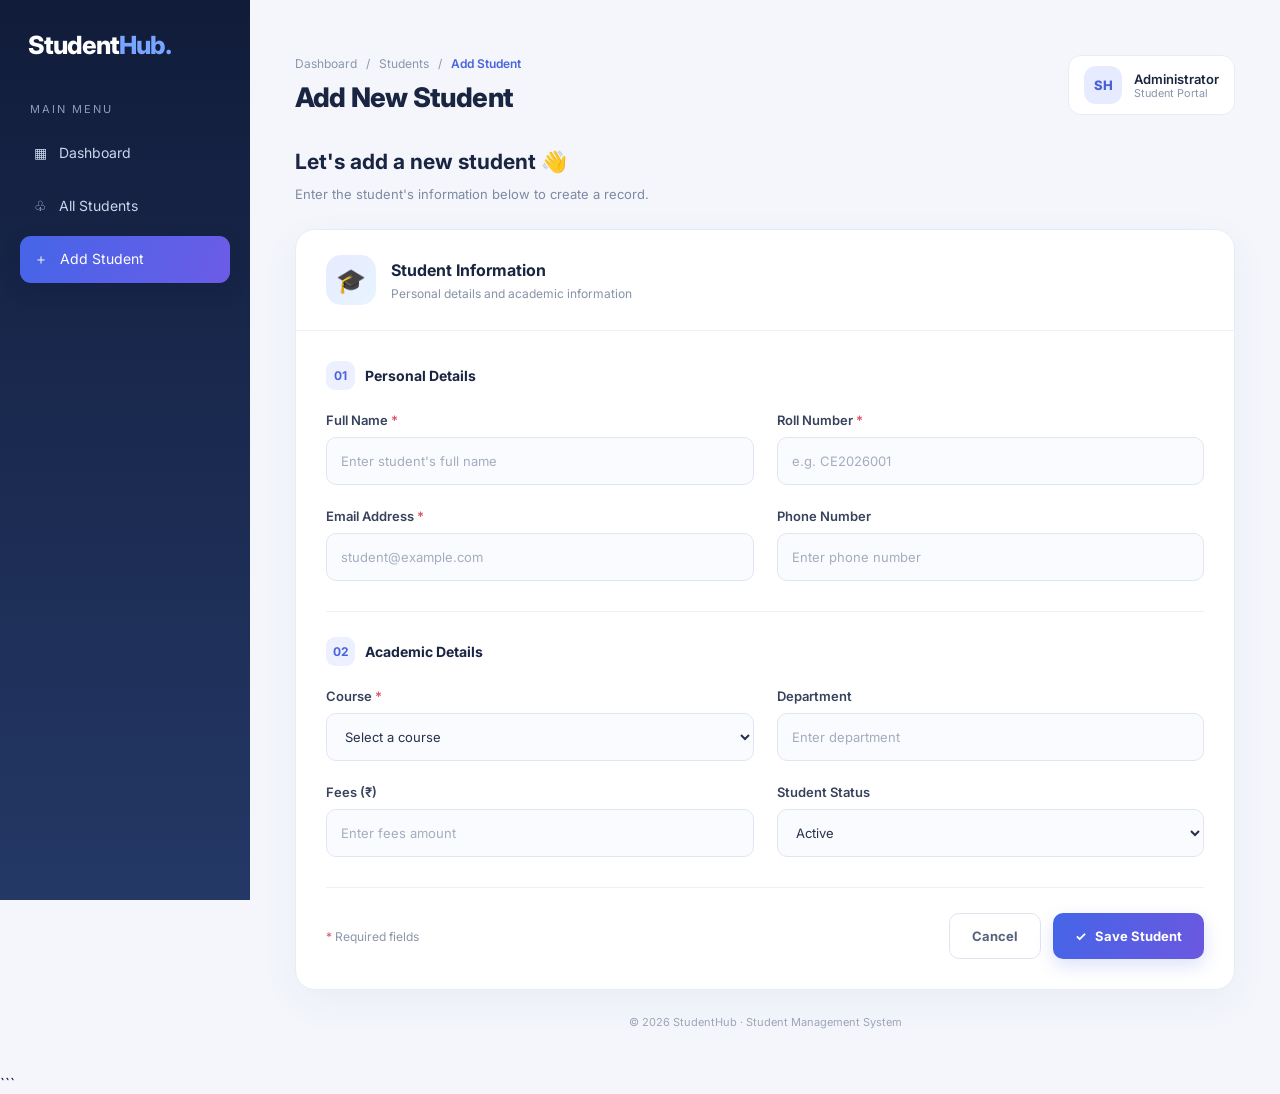
<file: src/main/resources/templates/student-form.html>
```html
<!DOCTYPE html>
<html lang="en" xmlns:th="http://www.thymeleaf.org">
<head>
    <meta charset="UTF-8">
    <meta name="viewport" content="width=device-width, initial-scale=1.0">
    <title th:text="${pageTitle} + ' | StudentHub'">StudentHub</title>

    <link rel="preconnect" href="https://fonts.googleapis.com">
    <link href="https://fonts.googleapis.com/css2?family=Inter:wght@400;500;600;700;800&display=swap"
          rel="stylesheet">

    <style>
        * {
            margin: 0;
            padding: 0;
            box-sizing: border-box;
        }

        body {
            font-family: 'Inter', Arial, sans-serif;
            background: #f4f6fc;
            color: #192541;
            min-height: 100vh;
        }

        .sidebar {
            width: 250px;
            position: fixed;
            inset: 0 auto 0 0;
            background: linear-gradient(180deg, #111c3a, #243866);
            padding: 30px 20px;
            color: white;
        }

        .brand {
            font-size: 25px;
            font-weight: 800;
            letter-spacing: -1px;
            margin: 0 0 42px 8px;
        }

        .brand span {
            color: #78a5ff;
        }

        .menu-title {
            color: #8c9bbd;
            font-size: 11px;
            letter-spacing: 2px;
            margin: 0 0 14px 10px;
        }

        .sidebar nav a {
            display: flex;
            align-items: center;
            gap: 12px;
            color: #cbd5ed;
            padding: 14px;
            margin-bottom: 8px;
            border-radius: 11px;
            text-decoration: none;
            font-size: 14px;
            transition: 0.2s;
        }

        .sidebar nav a:hover,
        .sidebar nav a.active {
            color: white;
            background: linear-gradient(110deg, #4565e8, #6c5ce7);
            box-shadow: 0 7px 18px #101b3c55;
        }

        .main-content {
            margin-left: 250px;
            padding: 35px 45px;
        }

        .topbar {
            display: flex;
            align-items: center;
            justify-content: space-between;
            gap: 20px;
            margin-bottom: 34px;
        }

        .breadcrumb {
            font-size: 12px;
            color: #8b97ad;
            margin-bottom: 10px;
        }

        .breadcrumb span {
            color: #4b64dc;
            font-weight: 600;
        }

        .page-title {
            font-size: 27px;
            font-weight: 800;
            letter-spacing: -0.8px;
        }

        .profile {
            display: flex;
            align-items: center;
            gap: 12px;
            padding: 10px 15px;
            background: white;
            border: 1px solid #e8edf5;
            border-radius: 13px;
            font-size: 13px;
            font-weight: 600;
        }

        .avatar {
            width: 38px;
            height: 38px;
            border-radius: 12px;
            display: grid;
            place-items: center;
            background: #e6ebff;
            color: #4b60d5;
            font-weight: 800;
        }

        .intro {
            margin-bottom: 24px;
        }

        .intro h2 {
            font-size: 21px;
            margin-bottom: 9px;
        }

        .intro p {
            color: #7d8aa2;
            font-size: 13px;
            line-height: 1.7;
        }

        .form-card {
            max-width: 1050px;
            background: white;
            border: 1px solid #e8edf5;
            border-radius: 20px;
            overflow: hidden;
            box-shadow: 0 12px 40px #2438660c;
        }

        .card-header {
            display: flex;
            align-items: center;
            gap: 15px;
            padding: 25px 30px;
            border-bottom: 1px solid #edf0f6;
        }

        .header-icon {
            width: 50px;
            height: 50px;
            border-radius: 15px;
            display: grid;
            place-items: center;
            font-size: 24px;
            background: linear-gradient(135deg, #e7ebff, #e7f4ff);
        }

        .card-header h3 {
            font-size: 16px;
            margin-bottom: 6px;
        }

        .card-header p {
            color: #8793a8;
            font-size: 12px;
        }

        .form-body {
            padding: 30px;
        }

        .section-title {
            display: flex;
            align-items: center;
            gap: 10px;
            margin-bottom: 22px;
            font-size: 14px;
            font-weight: 700;
        }

        .section-number {
            width: 29px;
            height: 29px;
            display: grid;
            place-items: center;
            border-radius: 9px;
            background: #edf0ff;
            color: #4b63dc;
            font-size: 12px;
        }

        .form-grid {
            display: grid;
            grid-template-columns: repeat(2, minmax(0, 1fr));
            gap: 23px;
        }

        .form-group {
            display: flex;
            flex-direction: column;
            gap: 9px;
            min-width: 0;
        }

        .form-group label {
            font-size: 13px;
            font-weight: 600;
            color: #37435c;
        }

        .required {
            color: #e04f68;
        }

        .form-group input,
        .form-group select {
            width: 100%;
            height: 48px;
            padding: 0 14px;
            border: 1px solid #e0e6f0;
            border-radius: 10px;
            background: #fafbfe;
            color: #25324b;
            outline: none;
            font-family: inherit;
            font-size: 13px;
            transition: 0.2s;
        }

        .form-group input::placeholder {
            color: #a3adbf;
        }

        .form-group input:focus,
        .form-group select:focus {
            border-color: #6278eb;
            background: white;
            box-shadow: 0 0 0 4px #6278eb19;
        }

        .divider {
            height: 1px;
            background: #edf0f6;
            margin: 30px 0 25px;
        }

        .form-actions {
            display: flex;
            align-items: center;
            justify-content: space-between;
            gap: 15px;
            flex-wrap: wrap;
        }

        .help-text {
            font-size: 12px;
            color: #8b96aa;
        }

        .button-group {
            display: flex;
            gap: 12px;
        }

        .save-button,
        .cancel-button {
            min-height: 46px;
            padding: 0 22px;
            border-radius: 10px;
            display: inline-flex;
            justify-content: center;
            align-items: center;
            gap: 8px;
            font-family: inherit;
            font-size: 13px;
            font-weight: 700;
            text-decoration: none;
            cursor: pointer;
            transition: 0.2s;
        }

        .save-button {
            color: white;
            background: linear-gradient(110deg, #4565e8, #6b58df);
            border: none;
            box-shadow: 0 7px 17px #5266df30;
        }

        .save-button:hover {
            transform: translateY(-2px);
            box-shadow: 0 10px 22px #5266df45;
        }

        .cancel-button {
            color: #56627a;
            background: white;
            border: 1px solid #dfe5ef;
        }

        .cancel-button:hover {
            background: #f5f7fc;
        }

        .footer {
            padding: 25px 0 10px;
            text-align: center;
            color: #9ba6b8;
            font-size: 11px;
        }

        @media (max-width: 900px) {
            .sidebar {
                width: 210px;
            }

            .main-content {
                margin-left: 210px;
                padding: 25px;
            }
        }

        @media (max-width: 650px) {
            .sidebar {
                position: relative;
                width: 100%;
                padding: 20px;
            }

            .brand {
                margin-bottom: 20px;
            }

            .sidebar nav {
                display: flex;
                flex-wrap: wrap;
            }

            .sidebar nav a {
                padding: 10px;
                font-size: 12px;
            }

            .main-content {
                margin-left: 0;
                padding: 22px 15px;
            }

            .profile {
                display: none;
            }

            .page-title {
                font-size: 22px;
            }

            .form-grid {
                grid-template-columns: 1fr;
            }

            .form-body {
                padding: 22px 18px;
            }

            .card-header {
                padding: 20px 18px;
            }

            .form-actions {
                align-items: stretch;
                flex-direction: column;
            }

            .button-group {
                width: 100%;
            }

            .button-group > * {
                flex: 1;
            }
        }
    </style>
</head>

<body>

<aside class="sidebar">
    <div class="brand">Student<span>Hub.</span></div>

    <p class="menu-title">MAIN MENU</p>

    <nav>
        <a href="/">▦ &nbsp; Dashboard</a>
        <a href="/students">♧ &nbsp; All Students</a>
        <a href="/students/new" class="active">＋ &nbsp; Add Student</a>
    </nav>
</aside>

<main class="main-content">

    <header class="topbar">
        <div>
            <p class="breadcrumb">
                Dashboard &nbsp; / &nbsp; Students &nbsp; / &nbsp;
                <span>Add Student</span>
            </p>

            <h1 class="page-title"
                th:text="${pageTitle} ?: 'Add New Student'">
                Add New Student
            </h1>
        </div>

        <div class="profile">
            <div class="avatar">SH</div>
            <div>
                <div>Administrator</div>
                <small style="color:#8995ab;font-weight:400;">Student Portal</small>
            </div>
        </div>
    </header>

    <section class="intro">
        <h2>Let's add a new student 👋</h2>
        <p>Enter the student's information below to create a record.</p>
    </section>

    <section class="form-card">

        <div class="card-header">
            <div class="header-icon">🎓</div>
            <div>
                <h3>Student Information</h3>
                <p>Personal details and academic information</p>
            </div>
        </div>

        <div class="form-body">

            <form th:action="@{/students/save}"
                  th:object="${student}"
                  method="post">

                <input type="hidden" th:field="*{id}">

                <div class="section-title">
                    <span class="section-number">01</span>
                    Personal Details
                </div>

                <div class="form-grid">

                    <div class="form-group">
                        <label for="name">
                            Full Name <span class="required">*</span>
                        </label>
                        <input type="text"
                               id="name"
                               th:field="*{name}"
                               placeholder="Enter student's full name"
                               maxlength="100"
                               required>
                    </div>

                    <div class="form-group">
                        <label for="rollNumber">
                            Roll Number <span class="required">*</span>
                        </label>
                        <input type="text"
                               id="rollNumber"
                               th:field="*{rollNumber}"
                               placeholder="e.g. CE2026001"
                               maxlength="30"
                               required>
                    </div>

                    <div class="form-group">
                        <label for="email">
                            Email Address <span class="required">*</span>
                        </label>
                        <input type="email"
                               id="email"
                               th:field="*{email}"
                               placeholder="student@example.com"
                               required>
                    </div>

                    <div class="form-group">
                        <label for="phone">Phone Number</label>
                        <input type="tel"
                               id="phone"
                               th:field="*{phone}"
                               placeholder="Enter phone number"
                               maxlength="20">
                    </div>

                </div>

                <div class="divider"></div>

                <div class="section-title">
                    <span class="section-number">02</span>
                    Academic Details
                </div>

                <div class="form-grid">

                    <div class="form-group">
                        <label for="course">
                            Course <span class="required">*</span>
                        </label>

                        <select id="course" th:field="*{course}" required>
                            <option value="">Select a course</option>
                            <option value="Computer Engineering">Computer Engineering</option>
                            <option value="Information Technology">Information Technology</option>
                            <option value="Electronics Engineering">Electronics Engineering</option>
                            <option value="Mechanical Engineering">Mechanical Engineering</option>
                            <option value="Civil Engineering">Civil Engineering</option>
                            <option value="Bachelor of Science">Bachelor of Science</option>
                            <option value="Bachelor of Commerce">Bachelor of Commerce</option>
                            <option value="Other">Other</option>
                        </select>
                    </div>

                    <div class="form-group">
                        <label for="department">Department</label>
                        <input type="text"
                               id="department"
                               th:field="*{department}"
                               placeholder="Enter department">
                    </div>

                    <div class="form-group">
                        <label for="fees">Fees (₹)</label>
                        <input type="number"
                               id="fees"
                               th:field="*{fees}"
                               min="0"
                               step="0.01"
                               placeholder="Enter fees amount">
                    </div>

                    <div class="form-group">
                        <label for="status">Student Status</label>

                        <select id="status" th:field="*{status}">
                            <option value="ACTIVE">Active</option>
                            <option value="INACTIVE">Inactive</option>
                        </select>
                    </div>

                </div>

                <div class="divider"></div>

                <div class="form-actions">
                    <p class="help-text">
                        <span class="required">*</span> Required fields
                    </p>

                    <div class="button-group">
                        <a href="/students" class="cancel-button">
                            Cancel
                        </a>

                        <button type="submit" class="save-button">
                            ✓ &nbsp; Save Student
                        </button>
                    </div>
                </div>

            </form>

        </div>
    </section>

    <footer class="footer">
        © 2026 StudentHub · Student Management System
    </footer>

</main>

</body>
</html>
```
</file>
